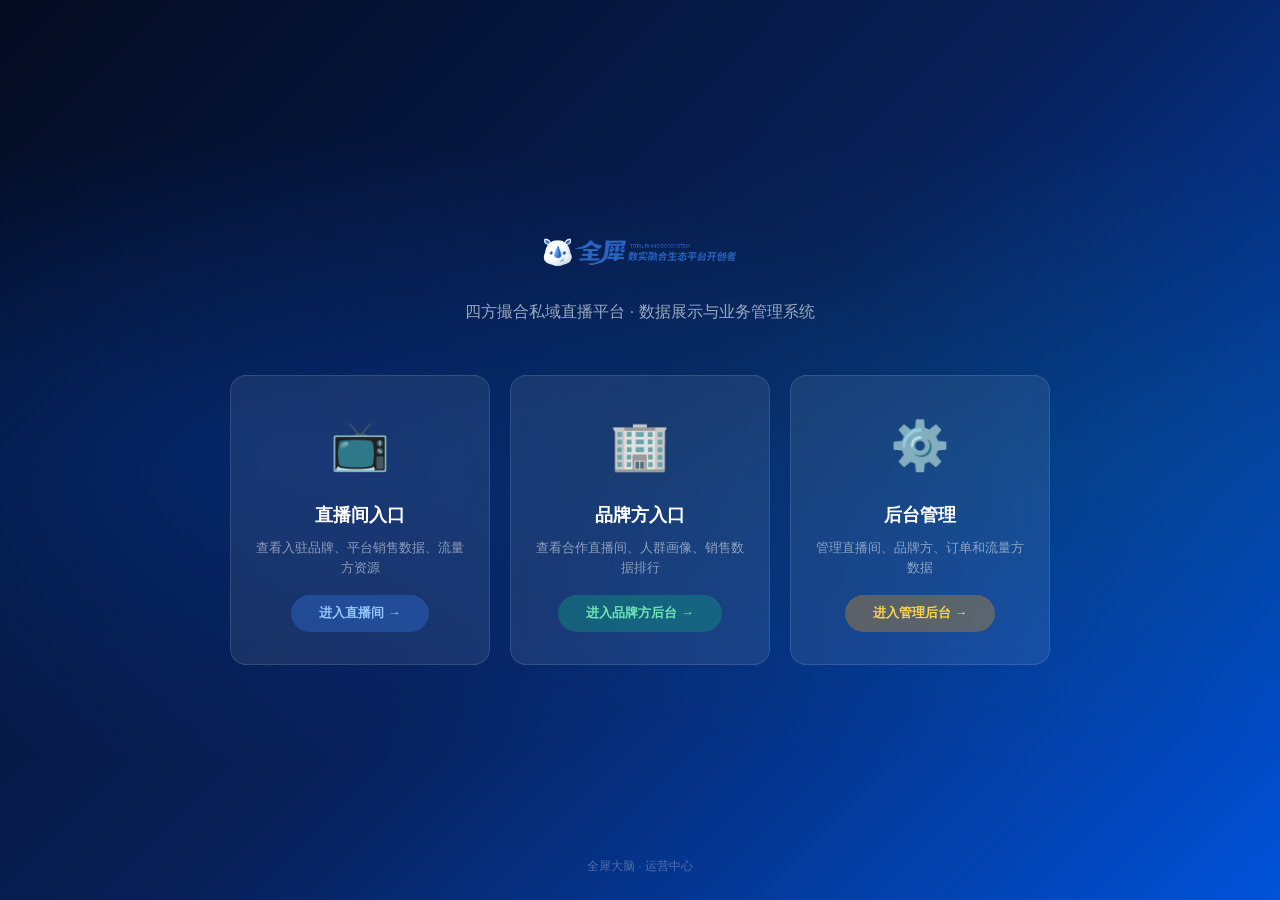
<file: index.html>
<!DOCTYPE html>
<html lang="zh-CN">
<head>
    <meta charset="UTF-8">
    <meta name="viewport" content="width=device-width, initial-scale=1.0">
    <title>全犀模型系统</title>
    <link rel="stylesheet" href="css/style.css">
    <style>
        .hero {
            min-height: 100vh;
            display: flex;
            flex-direction: column;
            align-items: center;
            justify-content: center;
            background: linear-gradient(135deg, #030b1f 0%, #072058 50%, #0052d9 100%);
            position: relative;
            overflow: hidden;
        }
        .hero::before {
            content: '';
            position: absolute;
            inset: 0;
            background:
                radial-gradient(ellipse at 20% 50%, rgba(0,82,217,0.25) 0%, transparent 50%),
                radial-gradient(ellipse at 80% 50%, rgba(0,168,112,0.1) 0%, transparent 50%);
        }
        .hero-content {
            position: relative;
            z-index: 1;
            text-align: center;
            padding: 40px 24px;
        }
        .hero-logo {
            width: 200px;
            height: auto;
            margin: 0 auto 28px;
        }
        .hero-logo img {
            width: 100%;
            height: auto;
            display: block;
        }
        .hero h1 {
            font-size: 36px;
            font-weight: 800;
            color: white;
            margin-bottom: 12px;
            letter-spacing: -0.5px;
        }
        .hero p {
            font-size: 16px;
            color: rgba(255,255,255,0.6);
            max-width: 480px;
            margin: 0 auto 48px;
            line-height: 1.8;
        }

        /* ====== 登录弹窗 ====== */
        .login-modal {
            display: none;
            position: fixed;
            inset: 0;
            background: rgba(15,23,42,0.6);
            z-index: 1000;
            align-items: center;
            justify-content: center;
            backdrop-filter: blur(8px);
            -webkit-backdrop-filter: blur(8px);
        }
        .login-modal.show { display: flex; }

        .login-box {
            background: white;
            border-radius: 20px;
            width: 400px;
            max-width: 90vw;
            padding: 40px 36px 32px;
            box-shadow: 0 25px 50px rgba(0,0,0,0.3);
            animation: loginIn 0.3s cubic-bezier(0.4,0,0.2,1);
        }
        @keyframes loginIn {
            from { opacity: 0; transform: scale(0.95) translateY(16px); }
            to { opacity: 1; transform: scale(1) translateY(0); }
        }

        .login-box .login-icon {
            width: 56px;
            height: 56px;
            border-radius: 16px;
            display: flex;
            align-items: center;
            justify-content: center;
            font-size: 28px;
            margin: 0 auto 16px;
        }
        .login-box .login-title {
            font-size: 20px;
            font-weight: 700;
            text-align: center;
            color: var(--gray-800);
            margin-bottom: 4px;
        }
        .login-box .login-sub {
            font-size: 14px;
            text-align: center;
            color: var(--gray-400);
            margin-bottom: 28px;
        }

        .login-box .form-group {
            margin-bottom: 18px;
        }
        .login-box .form-group label {
            display: block;
            font-size: 13px;
            font-weight: 600;
            color: var(--gray-700);
            margin-bottom: 6px;
        }
        .login-box .form-group input {
            width: 100%;
            padding: 12px 16px;
            border: 1.5px solid var(--gray-200);
            border-radius: 10px;
            font-size: 15px;
            outline: none;
            transition: all 0.2s;
            background: var(--gray-50);
        }
        .login-box .form-group input:focus {
            border-color: var(--primary);
            box-shadow: 0 0 0 4px rgba(37,99,235,0.1);
            background: white;
        }
        .login-box .form-group input::placeholder {
            color: var(--gray-400);
        }

        .login-box .login-btn {
            width: 100%;
            padding: 12px;
            border: none;
            border-radius: 10px;
            font-size: 16px;
            font-weight: 600;
            color: white;
            cursor: pointer;
            transition: all 0.2s;
            margin-top: 4px;
        }
        .login-box .login-btn:hover { transform: translateY(-1px); }
        .login-box .login-btn:active { transform: translateY(0); }

        .login-box .login-error {
            display: none;
            background: #fef2f2;
            color: #dc2626;
            padding: 10px 14px;
            border-radius: 8px;
            font-size: 13px;
            text-align: center;
            margin-bottom: 16px;
            border: 1px solid #fecaca;
        }
        .login-box .login-error.show { display: block; }

        .login-box .login-close {
            position: absolute;
            top: 16px;
            right: 16px;
            width: 32px;
            height: 32px;
            border: none;
            background: var(--gray-100);
            border-radius: 50%;
            cursor: pointer;
            font-size: 18px;
            display: flex;
            align-items: center;
            justify-content: center;
            color: var(--gray-500);
            transition: all 0.15s;
        }
        .login-box .login-close:hover { background: var(--gray-200); }
        .login-box { position: relative; }

        .role-cards { display: flex; gap: 20px; justify-content: center; flex-wrap: wrap; }
        .role-card {
            width: 260px; padding: 32px 24px;
            background: rgba(255,255,255,0.08);
            backdrop-filter: blur(12px);
            border: 1px solid rgba(255,255,255,0.12);
            border-radius: 16px;
            text-align: center;
            cursor: pointer;
            transition: all 0.3s ease;
            text-decoration: none;
            color: white;
        }
        .role-card:hover {
            background: rgba(255,255,255,0.15);
            transform: translateY(-4px);
            box-shadow: 0 20px 40px rgba(0,0,0,0.3);
        }
        .role-card .icon { font-size: 48px; margin-bottom: 16px; }
        .role-card .title { font-size: 18px; font-weight: 700; margin-bottom: 8px; }
        .role-card .desc { font-size: 13px; color: rgba(255,255,255,0.5); line-height: 1.6; }
        .role-card .enter-btn {
            display: inline-block; margin-top: 16px;
            padding: 8px 28px; border-radius: 20px;
            font-size: 13px; font-weight: 600; transition: all 0.2s;
        }
        .role-card.studio .enter-btn { background: rgba(59,130,246,0.3); color: #93c5fd; }
        .role-card.studio:hover .enter-btn { background: #3b82f6; color: white; }
        .role-card.brand .enter-btn { background: rgba(16,185,129,0.3); color: #6ee7b7; }
        .role-card.brand:hover .enter-btn { background: #10b981; color: white; }
        .role-card.admin .enter-btn { background: rgba(245,158,11,0.3); color: #fcd34d; }
        .role-card.admin:hover .enter-btn { background: #f59e0b; color: white; }

        .footer-info {
            position: absolute; bottom: 24px; z-index: 1;
            font-size: 12px; color: rgba(255,255,255,0.3);
        }
    </style>
</head>
<body>
    <div class="hero">
        <div class="hero-content">
            <div class="hero-logo"><img src="image/logo.png" alt="全犀"></div>
            <p>四方撮合私域直播平台 · 数据展示与业务管理系统</p>

            <div class="role-cards">
                <div class="role-card studio" onclick="openLogin('studio')">
                    <div class="icon">📺</div>
                    <div class="title">直播间入口</div>
                    <div class="desc">查看入驻品牌、平台销售数据、流量方资源</div>
                    <div class="enter-btn">进入直播间 →</div>
                </div>
                <div class="role-card brand" onclick="openLogin('brand')">
                    <div class="icon">🏢</div>
                    <div class="title">品牌方入口</div>
                    <div class="desc">查看合作直播间、人群画像、销售数据排行</div>
                    <div class="enter-btn">进入品牌方后台 →</div>
                </div>
                <div class="role-card admin" onclick="openLogin('admin')">
                    <div class="icon">⚙️</div>
                    <div class="title">后台管理</div>
                    <div class="desc">管理直播间、品牌方、订单和流量方数据</div>
                    <div class="enter-btn">进入管理后台 →</div>
                </div>
            </div>
        </div>
        <div class="footer-info">全犀大脑 · 运营中心</div>
    </div>

    <!-- 登录弹窗 -->
    <div class="login-modal" id="loginModal">
        <div class="login-box">
            <button class="login-close" onclick="closeLogin()">×</button>
            <div id="loginIcon" class="login-icon" style="background:#dbeafe;">📺</div>
            <div class="login-title" id="loginTitle">直播间登录</div>
            <div class="login-sub" id="loginSub">请输入账号密码进入系统</div>

            <div class="login-error" id="loginError">账号或密码错误，请重试</div>

            <div class="form-group">
                <label>账号</label>
                <input type="text" id="loginUser" placeholder="请输入账号" autocomplete="off"
                       onkeydown="if(event.key==='Enter') doLogin()">
            </div>
            <div class="form-group">
                <label>密码</label>
                <input type="password" id="loginPass" placeholder="请输入密码"
                       onkeydown="if(event.key==='Enter') doLogin()">
            </div>

            <button class="login-btn" id="loginBtn" style="background:var(--primary-gradient);box-shadow:0 4px 12px rgba(0,82,217,0.3);" onclick="doLogin()">
                登 录
            </button>
        </div>
    </div>

    <script>
        // ====== 登录配置 ======
        const ACCOUNTS = {
            studio: { user: 'studio', pass: 'studio123', title: '直播间登录', icon: '📺', color: '#dbeafe', redirect: 'studio.html' },
            brand:  { user: 'brand',  pass: 'brand123',  title: '品牌方登录', icon: '🏢', color: '#d1fae5', redirect: 'brand.html' },
            admin:  { user: 'admin',  pass: 'admin123',  title: '管理员登录', icon: '⚙️', color: '#fef3c7', redirect: 'admin.html' }
        };

        let currentRole = null;

        function openLogin(role) {
            currentRole = role;
            const cfg = ACCOUNTS[role];
            document.getElementById('loginIcon').textContent = cfg.icon;
            document.getElementById('loginIcon').style.background = cfg.color;
            document.getElementById('loginTitle').textContent = cfg.title;
            document.getElementById('loginUser').value = '';
            document.getElementById('loginPass').value = '';
            document.getElementById('loginError').classList.remove('show');
            document.getElementById('loginModal').classList.add('show');
            setTimeout(() => document.getElementById('loginUser').focus(), 100);
        }

        function closeLogin() {
            document.getElementById('loginModal').classList.remove('show');
            currentRole = null;
        }

        function doLogin() {
            const cfg = ACCOUNTS[currentRole];
            if (!cfg) return;

            const user = document.getElementById('loginUser').value.trim();
            const pass = document.getElementById('loginPass').value.trim();

            if (user === cfg.user && pass === cfg.pass) {
                document.getElementById('loginError').classList.remove('show');
                closeLogin();
                window.location.href = cfg.redirect;
            } else {
                document.getElementById('loginError').classList.add('show');
                document.getElementById('loginPass').value = '';
                document.getElementById('loginPass').focus();
            }
        }

        // 点击遮罩关闭
        document.getElementById('loginModal').addEventListener('click', function(e) {
            if (e.target === this) closeLogin();
        });
    </script>
</body>
</html>
</file>
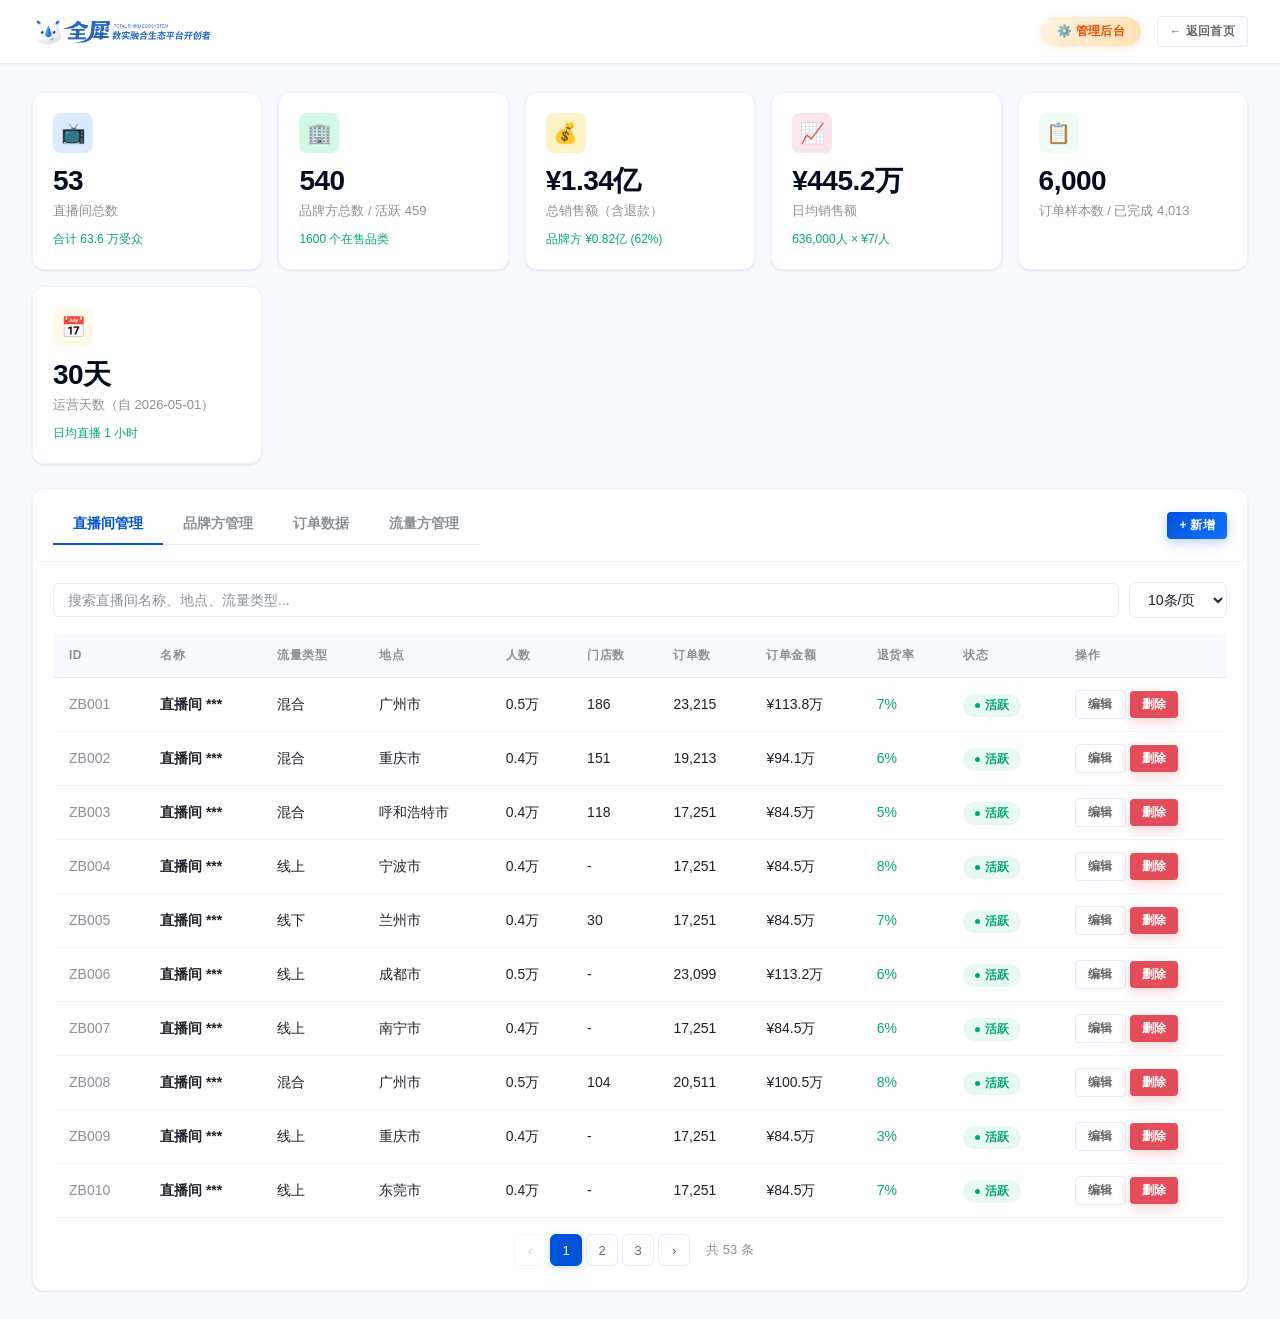
<file: admin.html>
<!DOCTYPE html>
<html lang="zh-CN">
<head>
    <meta charset="UTF-8">
    <meta name="viewport" content="width=device-width, initial-scale=1.0">
    <title>全犀模型系统 · 管理后台</title>
    <link rel="stylesheet" href="css/style.css">
</head>
<body>
    <nav class="navbar">
        <a href="index.html" class="navbar-brand">
            <img class="logo-img" src="image/logo.png" alt="全犀">
        </a>
        <div class="navbar-right">
            <span class="role-badge admin">⚙️ 管理后台</span>
            <a href="index.html" class="btn btn-outline btn-sm">← 返回首页</a>
        </div>
    </nav>

    <div class="container">
        <!-- Stats -->
        <div class="stat-grid" id="statsGrid"></div>

        <!-- Alert area -->
        <div id="alertArea"></div>

        <!-- Tabs -->
        <div class="card">
            <div class="card-header">
                <div class="tabs" id="tabBar">
                    <button class="tab-item active" data-tab="studios">直播间管理</button>
                    <button class="tab-item" data-tab="brands">品牌方管理</button>
                    <button class="tab-item" data-tab="orders">订单数据</button>
                    <button class="tab-item" data-tab="traffic">流量方管理</button>
                </div>
                <button class="btn btn-primary btn-sm" id="btnAdd">+ 新增</button>
            </div>
            <div class="card-body">
                <!-- Search + pagination per tab rendered here -->
                <div id="tabContent"></div>
            </div>
        </div>
    </div>

    <!-- CRUD Modal -->
    <div class="modal-overlay" id="formModal">
        <div class="modal">
            <div class="modal-header">
                <h3 id="modalTitle">新增</h3>
                <button class="modal-close" onclick="closeModal()">×</button>
            </div>
            <div class="modal-body" id="modalBody"></div>
            <div class="modal-footer">
                <button class="btn btn-outline" onclick="closeModal()">取消</button>
                <button class="btn btn-primary" id="btnSave">保存</button>
            </div>
        </div>
    </div>

    <!-- Delete Confirm Modal -->
    <div class="modal-overlay" id="deleteModal">
        <div class="modal" style="max-width:400px;">
            <div class="modal-header">
                <h3>确认删除</h3>
                <button class="modal-close" onclick="closeDeleteModal()">×</button>
            </div>
            <div class="modal-body">
                <p id="deleteMsg">确定要删除这条记录吗？此操作不可撤销。</p>
            </div>
            <div class="modal-footer">
                <button class="btn btn-outline" onclick="closeDeleteModal()">取消</button>
                <button class="btn btn-danger" id="btnConfirmDelete">确认删除</button>
            </div>
        </div>
    </div>

    <script src="js/data.js"></script>
    <script src="js/admin.js"></script>
</body>
</html>
</file>
<file: css/style.css>
/* ====== 全犀模型系统 - 全局样式（sanuo666 设计风格） ====== */

:root {
    /* sanuo666 品牌色系 */
    --primary: #0052d9;
    --primary-light: #1472ff;
    --primary-lighter: #5aa0fa;
    --primary-dark: #0153d9;
    --primary-deeper: #072058;
    --primary-bg: #f0f5ff;
    --primary-gradient: linear-gradient(135deg, #0052d9 0%, #1472ff 100%);
    --primary-gradient-soft: linear-gradient(135deg, #1472ff 0%, #5aa0fa 100%);
    --primary-glow: 0 0 20px rgba(0, 82, 217, 0.12);

    /* 功能色 */
    --success: #00a870;
    --success-bg: #e8f8f2;
    --warning: #e37318;
    --warning-bg: #fef3e8;
    --danger: #e34d59;
    --danger-bg: #fce8ea;
    --info: #1472ff;
    --info-bg: #e8f0fe;

    /* 中性色 - sanuo666 灰色系 */
    --gray-50: #f8faff;
    --gray-100: #f2f6ff;
    --gray-150: #eef3ff;
    --gray-200: #e1eafc;
    --gray-300: #c0d3fe;
    --gray-400: #8a9098;
    --gray-500: #676767;
    --gray-600: #4b5563;
    --gray-700: #1d2129;
    --gray-800: #030b1f;
    --gray-900: #04112d;

    /* 圆角 */
    --radius-sm: 4px;
    --radius: 6px;
    --radius-md: 8px;
    --radius-lg: 12px;
    --radius-xl: 16px;
    --radius-2xl: 20px;

    /* 阴影 */
    --shadow-xs: 0 1px 2px rgba(3, 11, 31, 0.04);
    --shadow: 0 1px 3px rgba(3, 11, 31, 0.06), 0 1px 2px rgba(3, 11, 31, 0.04);
    --shadow-md: 0 4px 6px rgba(3, 11, 31, 0.05), 0 2px 4px rgba(3, 11, 31, 0.04);
    --shadow-lg: 0 10px 15px rgba(3, 11, 31, 0.06), 0 4px 6px rgba(3, 11, 31, 0.04);
    --shadow-xl: 0 20px 25px rgba(3, 11, 31, 0.08), 0 10px 10px rgba(3, 11, 31, 0.04);
}

* { margin: 0; padding: 0; box-sizing: border-box; }

body {
    font-family: -apple-system, BlinkMacSystemFont, 'Segoe UI', 'PingFang SC', 'Hiragino Sans GB', 'Microsoft YaHei', sans-serif;
    background: var(--gray-50);
    color: var(--gray-700);
    line-height: 1.6;
    min-height: 100vh;
    -webkit-font-smoothing: antialiased;
}

/* ====== 导航栏 ====== */
.navbar {
    background: white;
    border-bottom: 1px solid var(--gray-200);
    padding: 0 32px;
    height: 64px;
    display: flex;
    align-items: center;
    justify-content: space-between;
    position: sticky;
    top: 0;
    z-index: 100;
    box-shadow: 0 1px 2px rgba(3,11,31,0.04);
}

.navbar-brand {
    display: flex;
    align-items: center;
    gap: 14px;
    font-size: 18px;
    font-weight: 700;
    color: var(--gray-800);
    text-decoration: none;
    letter-spacing: -0.3px;
}

.navbar-brand .logo-img {
    height: 32px;
    width: auto;
    display: block;
}

.navbar-right {
    display: flex;
    align-items: center;
    gap: 16px;
}

.navbar .role-badge {
    display: inline-flex;
    align-items: center;
    gap: 6px;
    padding: 5px 16px;
    border-radius: 20px;
    font-size: 12px;
    font-weight: 600;
    letter-spacing: 0.3px;
}

.role-badge.admin {
    background: linear-gradient(135deg, #fff3e0, #ffe0b2);
    color: #e65100;
    box-shadow: 0 2px 8px rgba(230,81,0,0.1);
}
.role-badge.studio {
    background: linear-gradient(135deg, #e3f2fd, #bbdefb);
    color: #0052d9;
    box-shadow: 0 2px 8px rgba(0,82,217,0.1);
}
.role-badge.brand {
    background: linear-gradient(135deg, #e8f5e9, #c8e6c9);
    color: #1b5e20;
    box-shadow: 0 2px 8px rgba(27,94,32,0.1);
}

/* ====== 按钮 ====== */
.btn {
    display: inline-flex;
    align-items: center;
    justify-content: center;
    gap: 6px;
    padding: 8px 20px;
    border-radius: var(--radius);
    font-size: 14px;
    font-weight: 600;
    border: none;
    cursor: pointer;
    transition: all 0.2s cubic-bezier(0.4,0,0.2,1);
    text-decoration: none;
    white-space: nowrap;
    letter-spacing: 0.3px;
}
.btn:hover { transform: translateY(-1px); opacity: 0.92; }
.btn:active { transform: translateY(0) scale(0.98); }

.btn-primary {
    background: var(--primary-gradient);
    color: white;
    box-shadow: 0 4px 12px rgba(0,82,217,0.25);
}
.btn-primary:hover { box-shadow: 0 6px 20px rgba(0,82,217,0.3); }

.btn-success { background: var(--success); color: white; box-shadow: 0 4px 12px rgba(0,168,112,0.25); }
.btn-warning { background: var(--warning); color: white; box-shadow: 0 4px 12px rgba(227,115,24,0.25); }
.btn-danger { background: var(--danger); color: white; box-shadow: 0 4px 12px rgba(227,77,89,0.25); }
.btn-info { background: var(--info); color: white; box-shadow: 0 4px 12px rgba(20,114,255,0.25); }

.btn-outline {
    background: transparent;
    border: 1.5px solid var(--gray-200);
    color: var(--gray-500);
}
.btn-outline:hover { border-color: var(--primary); color: var(--primary); background: var(--primary-bg); }

.btn-sm { padding: 5px 12px; font-size: 12px; border-radius: var(--radius-sm); }
.btn-lg { padding: 12px 28px; font-size: 16px; border-radius: var(--radius-md); }

/* ====== 容器 ====== */
.container { max-width: 1400px; margin: 0 auto; padding: 28px 32px; }

/* ====== 卡片 ====== */
.card {
    background: white;
    border-radius: var(--radius-lg);
    box-shadow: var(--shadow);
    border: 1px solid var(--gray-150);
    overflow: hidden;
    transition: box-shadow 0.2s, border-color 0.2s;
}
.card:hover {
    box-shadow: var(--shadow-md);
    border-color: var(--gray-200);
}

.card-header {
    padding: 16px 20px;
    border-bottom: 1px solid var(--gray-100);
    display: flex;
    align-items: center;
    justify-content: space-between;
}

.card-header h2, .card-header h3 {
    font-size: 15px;
    font-weight: 700;
    color: var(--gray-800);
    display: flex;
    align-items: center;
    gap: 8px;
}

.card-body { padding: 20px; }

/* ====== 统计卡片 ====== */
.stat-grid {
    display: grid;
    grid-template-columns: repeat(auto-fit, minmax(200px, 1fr));
    gap: 16px;
    margin-bottom: 24px;
}

.stat-card {
    background: white;
    border-radius: var(--radius-lg);
    padding: 20px;
    box-shadow: var(--shadow);
    border: 1px solid var(--gray-150);
    transition: all 0.2s cubic-bezier(0.4,0,0.2,1);
    position: relative;
    overflow: hidden;
}
.stat-card::before {
    content: '';
    position: absolute;
    top: 0; left: 0; right: 0;
    height: 3px;
    background: var(--primary-gradient);
    opacity: 0;
    transition: opacity 0.25s;
}
.stat-card:hover {
    transform: translateY(-3px);
    box-shadow: var(--shadow-lg);
    border-color: var(--primary-bg);
}
.stat-card:hover::before { opacity: 1; }

.stat-card .stat-icon {
    width: 40px;
    height: 40px;
    border-radius: var(--radius-md);
    display: flex;
    align-items: center;
    justify-content: center;
    font-size: 20px;
    margin-bottom: 12px;
    transition: transform 0.2s;
}
.stat-card:hover .stat-icon { transform: scale(1.08); }

.stat-card .stat-value {
    font-size: 28px;
    font-weight: 800;
    color: var(--gray-800);
    line-height: 1.15;
    letter-spacing: -0.5px;
}
.stat-card .stat-label {
    font-size: 13px;
    color: var(--gray-400);
    margin-top: 4px;
    font-weight: 500;
}
.stat-card .stat-change {
    font-size: 12px;
    font-weight: 500;
    margin-top: 8px;
}
.stat-change.up { color: var(--success); }
.stat-change.down { color: var(--danger); }

/* ====== 表格 ====== */
.table-container { overflow-x: auto; }

table {
    width: 100%;
    border-collapse: collapse;
    font-size: 14px;
}

thead th {
    background: var(--gray-50);
    padding: 12px 16px;
    text-align: left;
    font-weight: 600;
    font-size: 12px;
    color: var(--gray-400);
    text-transform: uppercase;
    letter-spacing: 0.5px;
    border-bottom: 1.5px solid var(--gray-200);
    white-space: nowrap;
}

tbody td {
    padding: 12px 16px;
    border-bottom: 1px solid var(--gray-100);
    vertical-align: middle;
}

tbody tr:hover td { background: var(--gray-100); }

/* ====== 状态标签 ====== */
.badge {
    display: inline-flex;
    align-items: center;
    gap: 5px;
    padding: 2px 12px;
    border-radius: 20px;
    font-size: 12px;
    font-weight: 600;
}

.badge.active, .badge.completed {
    background: var(--success-bg);
    color: #00a870;
}
.badge.active::before, .badge.completed::before {
    content: '';
    width: 5px; height: 5px;
    border-radius: 50%;
    background: var(--success);
}
.badge.inactive { background: var(--gray-100); color: var(--gray-400); }
.badge.pending {
    background: var(--warning-bg);
    color: #e37318;
}
.badge.pending::before {
    content: '';
    width: 5px; height: 5px;
    border-radius: 50%;
    background: var(--warning);
}
.badge.refunding { background: #fff3e0; color: #e65100; }
.badge.refunded { background: var(--danger-bg); color: #e34d59; }

/* ====== 分页 ====== */
.pagination {
    display: flex;
    align-items: center;
    justify-content: center;
    gap: 4px;
    padding: 16px 0 4px;
}

.pagination button {
    min-width: 32px;
    height: 32px;
    padding: 0 10px;
    border: 1px solid var(--gray-200);
    background: white;
    border-radius: var(--radius);
    cursor: pointer;
    font-size: 13px;
    color: var(--gray-500);
    transition: all 0.15s;
    font-weight: 500;
}
.pagination button:hover {
    border-color: var(--primary);
    color: var(--primary);
    background: var(--primary-bg);
}
.pagination button.active {
    background: var(--primary);
    border-color: var(--primary);
    color: white;
    box-shadow: 0 2px 8px rgba(0,82,217,0.2);
}
.pagination button:disabled { opacity: 0.35; cursor: not-allowed; }
.pagination .page-info { padding: 0 12px; font-size: 13px; color: var(--gray-400); }

/* ====== 搜索框 ====== */
.search-bar {
    display: flex;
    align-items: center;
    gap: 10px;
    padding: 0 0 16px 0;
}

.search-bar input, .search-bar select {
    padding: 8px 14px;
    border: 1.5px solid var(--gray-200);
    border-radius: var(--radius);
    font-size: 14px;
    outline: none;
    transition: all 0.2s;
    background: white;
    color: var(--gray-700);
}
.search-bar input:focus, .search-bar select:focus {
    border-color: var(--primary);
    box-shadow: 0 0 0 3px rgba(0,82,217,0.08);
}
.search-bar input { flex: 1; min-width: 200px; }
.search-bar input::placeholder { color: var(--gray-400); }

/* ====== 弹窗 ====== */
.modal-overlay {
    display: none;
    position: fixed;
    inset: 0;
    background: rgba(3,11,31,0.5);
    z-index: 1000;
    align-items: center;
    justify-content: center;
    backdrop-filter: blur(4px);
}
.modal-overlay.show { display: flex; }

.modal {
    background: white;
    border-radius: var(--radius-xl);
    width: 90%;
    max-width: 640px;
    max-height: 85vh;
    overflow-y: auto;
    box-shadow: 0 25px 50px rgba(3,11,31,0.2);
    animation: modalIn 0.25s ease;
}
@keyframes modalIn {
    from { opacity: 0; transform: scale(0.96) translateY(10px); }
    to { opacity: 1; transform: scale(1) translateY(0); }
}

.modal-header {
    display: flex;
    align-items: center;
    justify-content: space-between;
    padding: 20px 24px 0;
}
.modal-header h3 { font-size: 18px; font-weight: 700; color: var(--gray-800); }

.modal-close {
    width: 32px; height: 32px;
    display: flex; align-items: center; justify-content: center;
    border: none; background: var(--gray-100); border-radius: 50%;
    cursor: pointer; font-size: 18px; color: var(--gray-400);
    transition: all 0.15s;
}
.modal-close:hover { background: var(--gray-200); color: var(--gray-600); }

.modal-body { padding: 20px 24px; }

.modal-footer {
    display: flex;
    justify-content: flex-end;
    gap: 8px;
    padding: 16px 24px;
    border-top: 1px solid var(--gray-100);
}

/* ====== 表单 ====== */
.form-group { margin-bottom: 16px; }
.form-group label {
    display: block;
    font-size: 13px;
    font-weight: 600;
    color: var(--gray-700);
    margin-bottom: 6px;
}
.form-group input, .form-group select, .form-group textarea {
    width: 100%;
    padding: 9px 14px;
    border: 1.5px solid var(--gray-200);
    border-radius: var(--radius);
    font-size: 14px;
    outline: none;
    transition: all 0.2s;
    color: var(--gray-700);
    background: white;
}
.form-group input:focus, .form-group select:focus, .form-group textarea:focus {
    border-color: var(--primary);
    box-shadow: 0 0 0 3px rgba(0,82,217,0.08);
}
.form-row { display: grid; grid-template-columns: 1fr 1fr; gap: 12px; }

/* ====== Tabs ====== */
.tabs {
    display: flex;
    gap: 0;
    border-bottom: 1.5px solid var(--gray-200);
}

.tab-item {
    padding: 10px 20px;
    font-size: 14px;
    font-weight: 600;
    color: var(--gray-400);
    cursor: pointer;
    border: none;
    background: none;
    border-bottom: 2.5px solid transparent;
    margin-bottom: -1.5px;
    transition: all 0.2s;
}
.tab-item:hover { color: var(--gray-600); }
.tab-item.active {
    color: var(--primary);
    border-bottom-color: var(--primary);
}

/* ====== 图表容器 ====== */
.chart-box {
    background: white;
    border-radius: var(--radius-lg);
    padding: 20px;
    border: 1px solid var(--gray-150);
}

.chart-box h4 {
    font-size: 13px;
    font-weight: 600;
    color: var(--gray-500);
    margin-bottom: 14px;
}

/* ====== 加载 ====== */
.loading {
    display: flex; align-items: center; justify-content: center;
    padding: 60px; color: var(--gray-400); font-size: 14px;
}
.loading::after {
    content: '';
    width: 20px; height: 20px; margin-left: 10px;
    border: 2.5px solid var(--gray-200);
    border-top-color: var(--primary);
    border-radius: 50%;
    animation: spin 0.7s linear infinite;
}
@keyframes spin { to { transform: rotate(360deg); } }

/* ====== 空状态 ====== */
.empty-state {
    text-align: center; padding: 60px 20px; color: var(--gray-400);
}
.empty-state .icon { font-size: 48px; margin-bottom: 12px; opacity: 0.4; }
.empty-state p { font-size: 14px; }

/* ====== Alerts ====== */
.alert {
    padding: 12px 16px;
    border-radius: var(--radius);
    font-size: 14px;
    margin-bottom: 12px;
    font-weight: 500;
}
.alert-success { background: var(--success-bg); color: #00a870; border: 1px solid #b7ebd6; }
.alert-danger { background: var(--danger-bg); color: #e34d59; border: 1px solid #f9d6d9; }
.alert-warning { background: var(--warning-bg); color: #e37318; border: 1px solid #f9d9b8; }
.alert-info { background: var(--info-bg); color: #1472ff; border: 1px solid #b9d4ff; }

/* ====== 滚动条 ====== */
::-webkit-scrollbar { width: 5px; height: 5px; }
::-webkit-scrollbar-track { background: transparent; }
::-webkit-scrollbar-thumb { background: var(--gray-300); border-radius: 3px; }
::-webkit-scrollbar-thumb:hover { background: var(--gray-400); }

/* ====== 进度条 ====== */
.progress-bar {
    height: 6px;
    background: var(--gray-100);
    border-radius: 3px;
    overflow: hidden;
}
.progress-bar .fill {
    height: 100%;
    border-radius: 3px;
    background: var(--primary-gradient);
    transition: width 0.4s cubic-bezier(0.4,0,0.2,1);
}

/* ====== 页面入场 ====== */
.page-enter { animation: pageEnter 0.35s ease both; }
@keyframes pageEnter {
    from { opacity: 0; transform: translateY(6px); }
    to { opacity: 1; transform: translateY(0); }
}

.card-enter { animation: fadeUp 0.3s ease both; }
@keyframes fadeUp {
    from { opacity: 0; transform: translateY(10px); }
    to { opacity: 1; transform: translateY(0); }
}
.card-enter:nth-child(1) { animation-delay: 0.03s; }
.card-enter:nth-child(2) { animation-delay: 0.06s; }
.card-enter:nth-child(3) { animation-delay: 0.09s; }
.card-enter:nth-child(4) { animation-delay: 0.12s; }

/* ====== 响应式 ====== */
@media (max-width: 768px) {
    .container { padding: 16px; }
    .stat-grid { grid-template-columns: repeat(2, 1fr); gap: 12px; }
    .form-row { grid-template-columns: 1fr; }
    .navbar { padding: 0 16px; }
    .tabs { overflow-x: auto; }
}

@media (max-width: 480px) {
    .stat-grid { grid-template-columns: 1fr; }
}

/* ====== 工具类 ====== */
.text-center { text-align: center; }
.text-right { text-align: right; }
.text-primary { color: var(--primary); }
.text-success { color: var(--success); }
.text-danger { color: var(--danger); }
.text-warning { color: var(--warning); }
.text-muted { color: var(--gray-400); }
.fw-bold { font-weight: 600; }
.mb-2 { margin-bottom: 8px; }
.mb-3 { margin-bottom: 12px; }
.mb-4 { margin-bottom: 16px; }
.mt-3 { margin-top: 12px; }
.mt-4 { margin-top: 16px; }
.d-flex { display: flex; }
.align-center { align-items: center; }
.justify-between { justify-content: space-between; }
.gap-2 { gap: 8px; }
.gap-3 { gap: 12px; }
.flex-wrap { flex-wrap: wrap; }
.flex-1 { flex: 1; }
</file>
